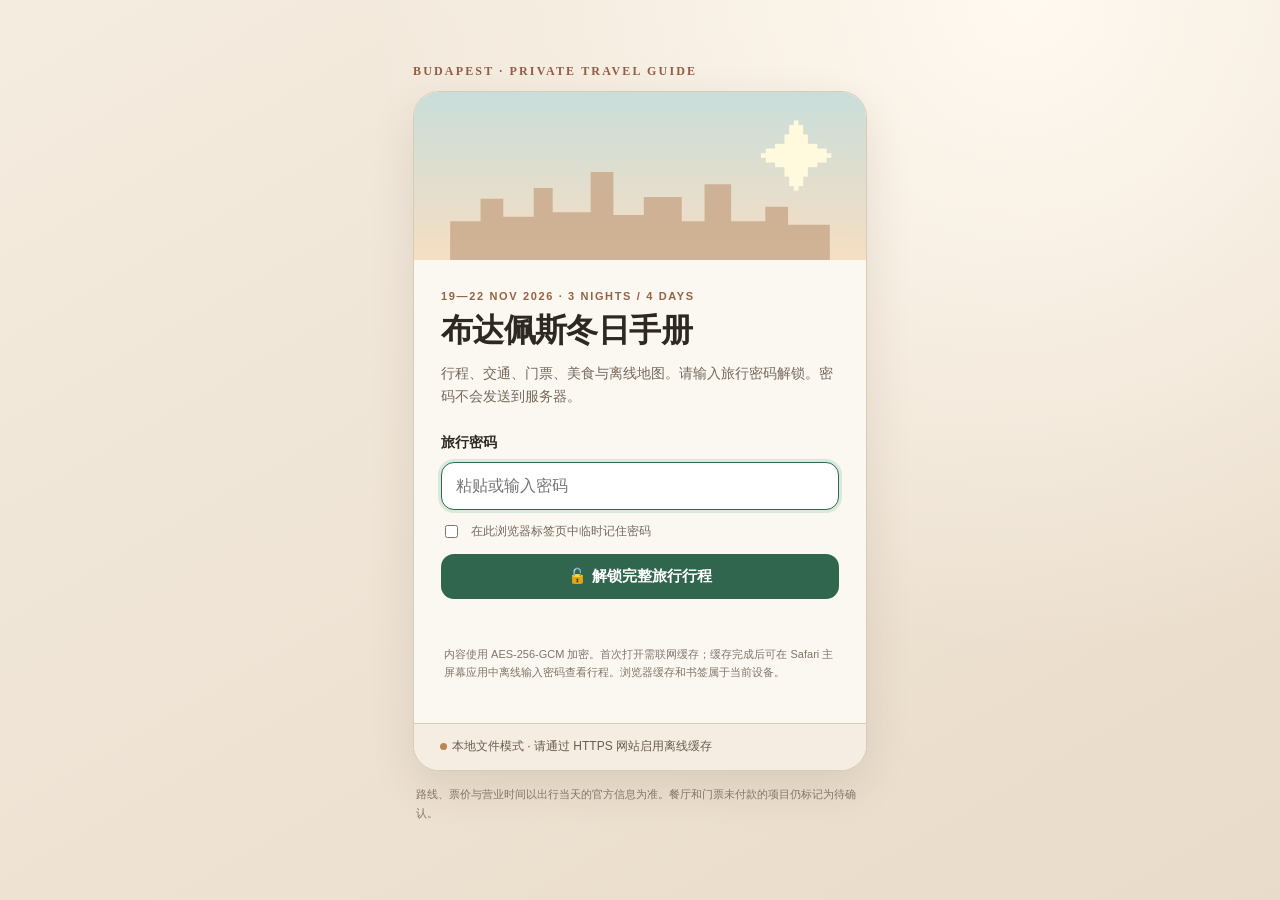
<file: budapest/index.html>
<!doctype html>
<html lang="zh-CN"><head><meta charset="utf-8"><meta name="viewport" content="width=device-width,initial-scale=1,viewport-fit=cover"><meta name="theme-color" content="#efe7da"><meta name="color-scheme" content="light"><meta name="apple-mobile-web-app-capable" content="yes"><meta name="apple-mobile-web-app-title" content="布达佩斯手册"><link rel="manifest" href="./manifest.webmanifest"><link rel="icon" href="./icon.svg" type="image/svg+xml"><title>布达佩斯旅行手册 · 输入密码</title>
<style>
:root{--bg:#efe7da;--paper:#fbf8f1;--ink:#2d2922;--muted:#75695c;--green:#31664e;--line:#d8cbb8;--serif:Georgia,'Songti SC',serif;--sans:-apple-system,BlinkMacSystemFont,'SF Pro Text','PingFang SC','Microsoft Yahei',Arial,sans-serif}*{box-sizing:border-box}html,body{margin:0;min-height:100%;background:var(--bg);color:var(--ink)}body{font:14px/1.65 var(--sans);background:radial-gradient(circle at 80% 0%,#fff9f0,transparent 48%),linear-gradient(150deg,#f4ecdf,#e9dbc9);padding:20px;min-height:100vh;display:flex;align-items:center;justify-content:center}main{width:min(470px,100%);padding:8px}.brand{font:700 12px var(--serif);letter-spacing:.18em;color:#925c45;margin:0 0 12px}.panel{background:var(--paper);border:1px solid var(--line);border-radius:26px;box-shadow:0 16px 45px rgba(70,50,30,.11);overflow:hidden}.art{height:168px;background:linear-gradient(180deg,#c9deda,#f6dec3);position:relative;overflow:hidden}.art:before{content:'✦';position:absolute;right:30px;top:7px;color:#fff9de;font-size:75px}.art:after{content:'';position:absolute;bottom:-2px;left:8%;width:84%;height:90px;background:#ccad8f;clip-path:polygon(0 100%,0 55%,8% 55%,8% 30%,14% 30%,14% 50%,22% 50%,22% 18%,27% 18%,27% 45%,37% 45%,37% 0%,43% 0%,43% 48%,51% 48%,51% 28%,61% 28%,61% 55%,67% 55%,67% 14%,74% 14%,74% 55%,83% 55%,83% 39%,89% 39%,89% 59%,100% 59%,100% 100%);opacity:.9}.content{padding:27px}.ey{font-size:11px;letter-spacing:.15em;font-weight:750;color:#946345}h1{font:700 32px/1.18 var(--serif);letter-spacing:-.02em;margin:7px 0 12px}.sub{color:var(--muted);margin:0 0 23px}.input-label{font-weight:750;display:block;margin:0 0 8px}input{width:100%;padding:14px;border-radius:13px;border:1px solid #c4b7a7;background:#fff;font:16px var(--sans);color:var(--ink);outline:none}input:focus{border-color:var(--green);box-shadow:0 0 0 3px #d9eadd}button{border:0;width:100%;margin-top:12px;border-radius:13px;padding:13px;background:var(--green);color:#fff;font:700 15px var(--sans);cursor:pointer}button:disabled{opacity:.6;cursor:wait}.row{display:flex;gap:10px;align-items:center;color:var(--muted);font-size:12px;margin-top:12px}.row input{width:auto;accent-color:var(--green)}.msg{min-height:20px;color:#9c4f45;font-size:12px;margin:12px 0 0}.note{font-size:11px;color:#82756a;line-height:1.7;margin:14px 3px}.offline{border-top:1px solid var(--line);padding:13px 26px;background:#f5ede1;font-size:12px;color:#695b4d}.dot{display:inline-block;width:7px;height:7px;background:#b88758;border-radius:50%;margin-right:5px}.dot.good{background:var(--green)}
</style></head><body><main><div class="brand">BUDAPEST · PRIVATE TRAVEL GUIDE</div><section class="panel"><div class="art" aria-hidden="true"></div><div class="content"><div class="ey">19—22 NOV 2026 · 3 NIGHTS / 4 DAYS</div><h1>布达佩斯冬日手册</h1><p class="sub">行程、交通、门票、美食与离线地图。请输入旅行密码解锁。密码不会发送到服务器。</p><form id="unlock"><label class="input-label" for="p">旅行密码</label><input id="p" type="password" required autocomplete="current-password" placeholder="粘贴或输入密码" autofocus><label class="row"><input id="remember" type="checkbox">在此浏览器标签页中临时记住密码</label><button id="go" type="submit">🔓 解锁完整旅行行程</button><div id="msg" class="msg" role="status" aria-live="polite"></div></form><p class="note">内容使用 AES-256-GCM 加密。首次打开需联网缓存；缓存完成后可在 Safari 主屏幕应用中离线输入密码查看行程。浏览器缓存和书签属于当前设备。</p></div><div class="offline"><span class="dot" id="dot"></span><span id="status">正在检查离线缓存…</span></div></section><p class="note">路线、票价与营业时间以出行当天的官方信息为准。餐厅和门票未付款的项目仍标记为待确认。</p></main>
<script>
'use strict';
const $=id=>document.getElementById(id);
const msg=$('msg'),btn=$('go');
function bytes(base64){const bin=atob(base64),arr=new Uint8Array(bin.length);for(let i=0;i<bin.length;i++)arr[i]=bin.charCodeAt(i);return arr;}
async function unlock(pass){
 const resp=await fetch('./data.locked.json',{cache:'no-store'});
 if(!resp.ok)throw new Error('行程文件尚未下载，请联网刷新一次。');
 const pack=await resp.json();
 const material=await crypto.subtle.importKey('raw',new TextEncoder().encode(pass),'PBKDF2',false,['deriveKey']);
 const key=await crypto.subtle.deriveKey({name:'PBKDF2',salt:bytes(pack.salt),iterations:pack.iterations,hash:'SHA-256'},material,{name:'AES-GCM',length:256},false,['decrypt']);
 let plain;
 try{plain=await crypto.subtle.decrypt({name:'AES-GCM',iv:bytes(pack.nonce),additionalData:new TextEncoder().encode(pack.aad),tagLength:128},key,bytes(pack.ciphertext));}
 catch{throw new Error('密码不正确，请检查大小写或重新粘贴。');}
 if($('remember').checked)sessionStorage.setItem('bdp-secret-session',pass);else sessionStorage.removeItem('bdp-secret-session');
 const html=new TextDecoder().decode(plain);
 document.open();document.write(html);document.close();
}
$('unlock').addEventListener('submit',async e=>{
 e.preventDefault();let pass=$('p').value;
 btn.disabled=true;btn.textContent='正在解密行程…';msg.textContent='';
 try{await unlock(pass)}catch(err){msg.textContent=String(err.message||err);btn.disabled=false;btn.textContent='🔓 解锁完整旅行行程';}
});
async function init(){
 if('serviceWorker' in navigator&&location.protocol==='https:'){
   try{await navigator.serviceWorker.register('./sw.js',{scope:'./'});await navigator.serviceWorker.ready;
      const cached=await caches.match(new URL('./data.locked.json',location.href));
      $('dot')?.classList.toggle('good',!!cached);
      $('status').textContent=cached?'离线行程已缓存 · 可断网解锁':'网页已就绪 · 等待离线缓存';
   }catch(e){$('status').textContent='离线缓存暂未完成 · 请保持联网刷新';}
 }else{$('status').textContent='本地文件模式 · 请通过 HTTPS 网站启用离线缓存';}
 const remembered=sessionStorage.getItem('bdp-secret-session');
 if(remembered){$('p').value=remembered;$('remember').checked=true;try{await unlock(remembered)}catch(e){sessionStorage.removeItem('bdp-secret-session');}}
}
init();
</script></body></html>
</file>
